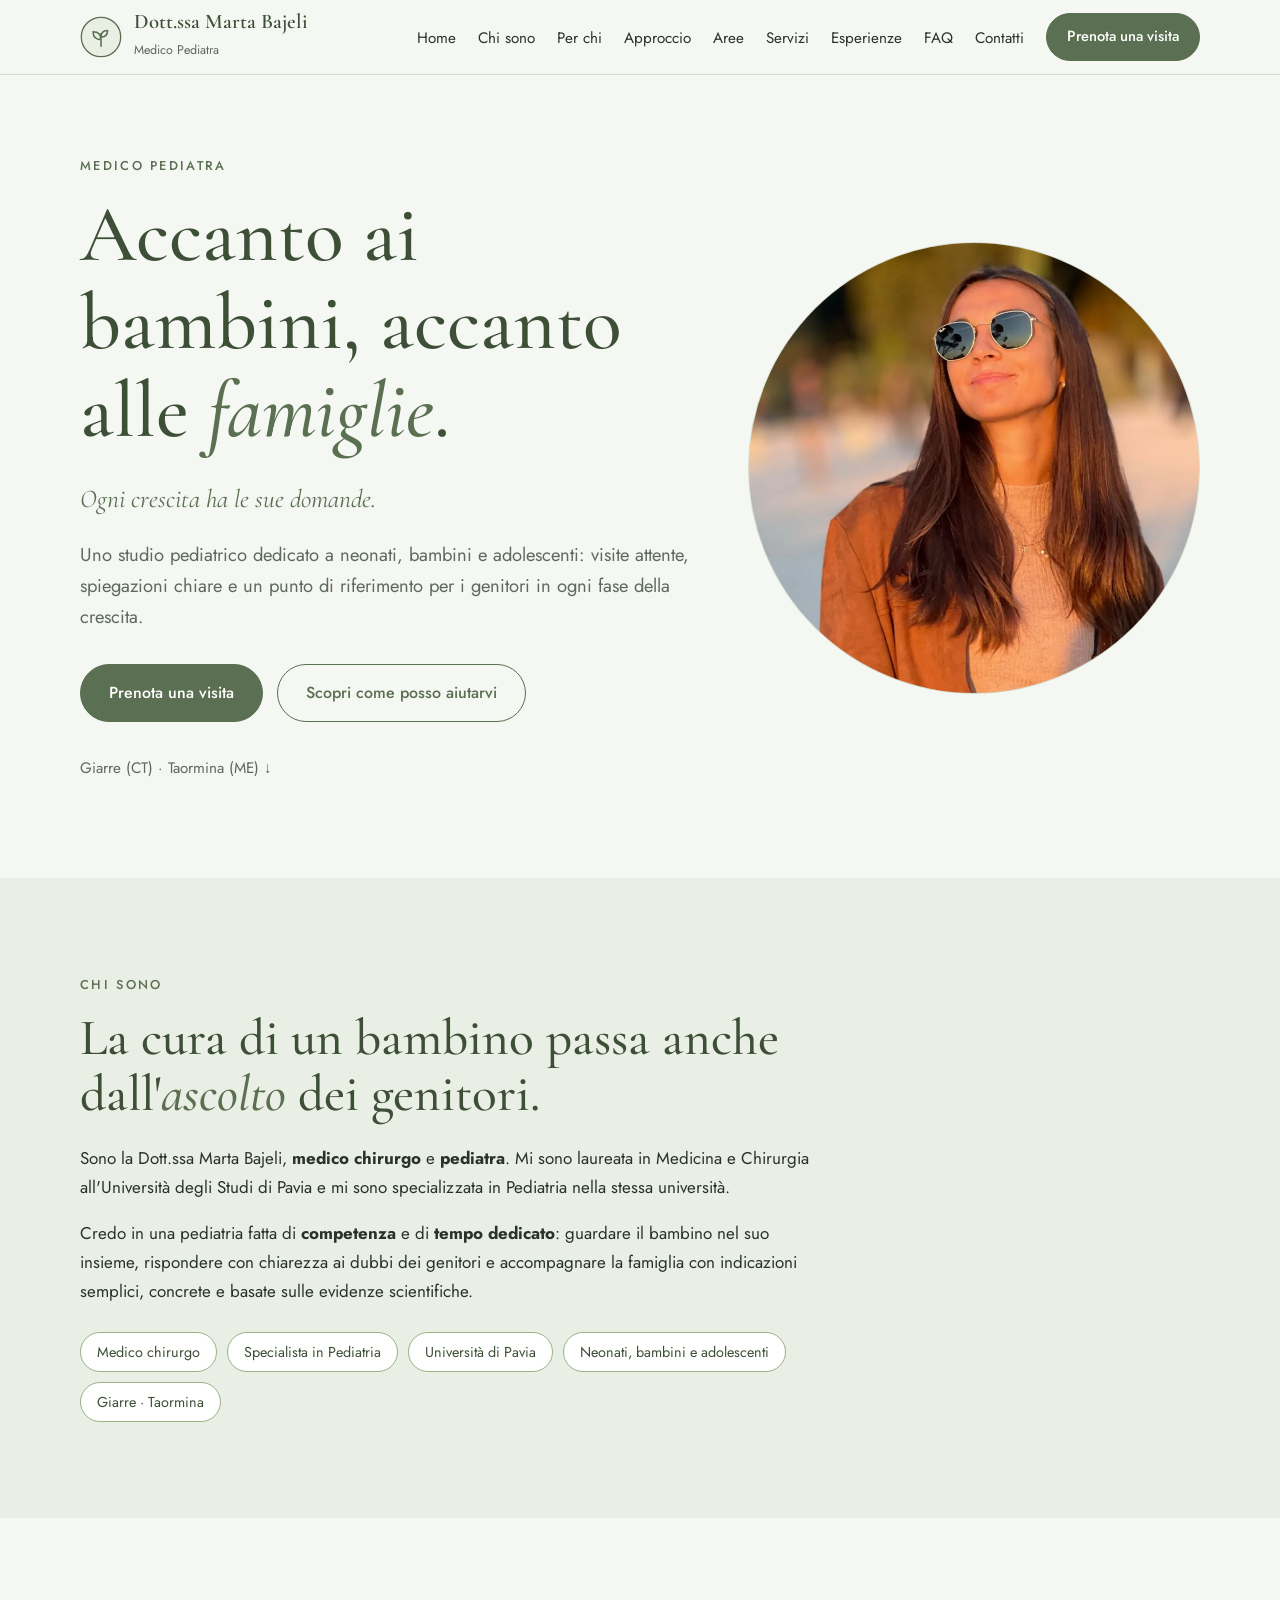
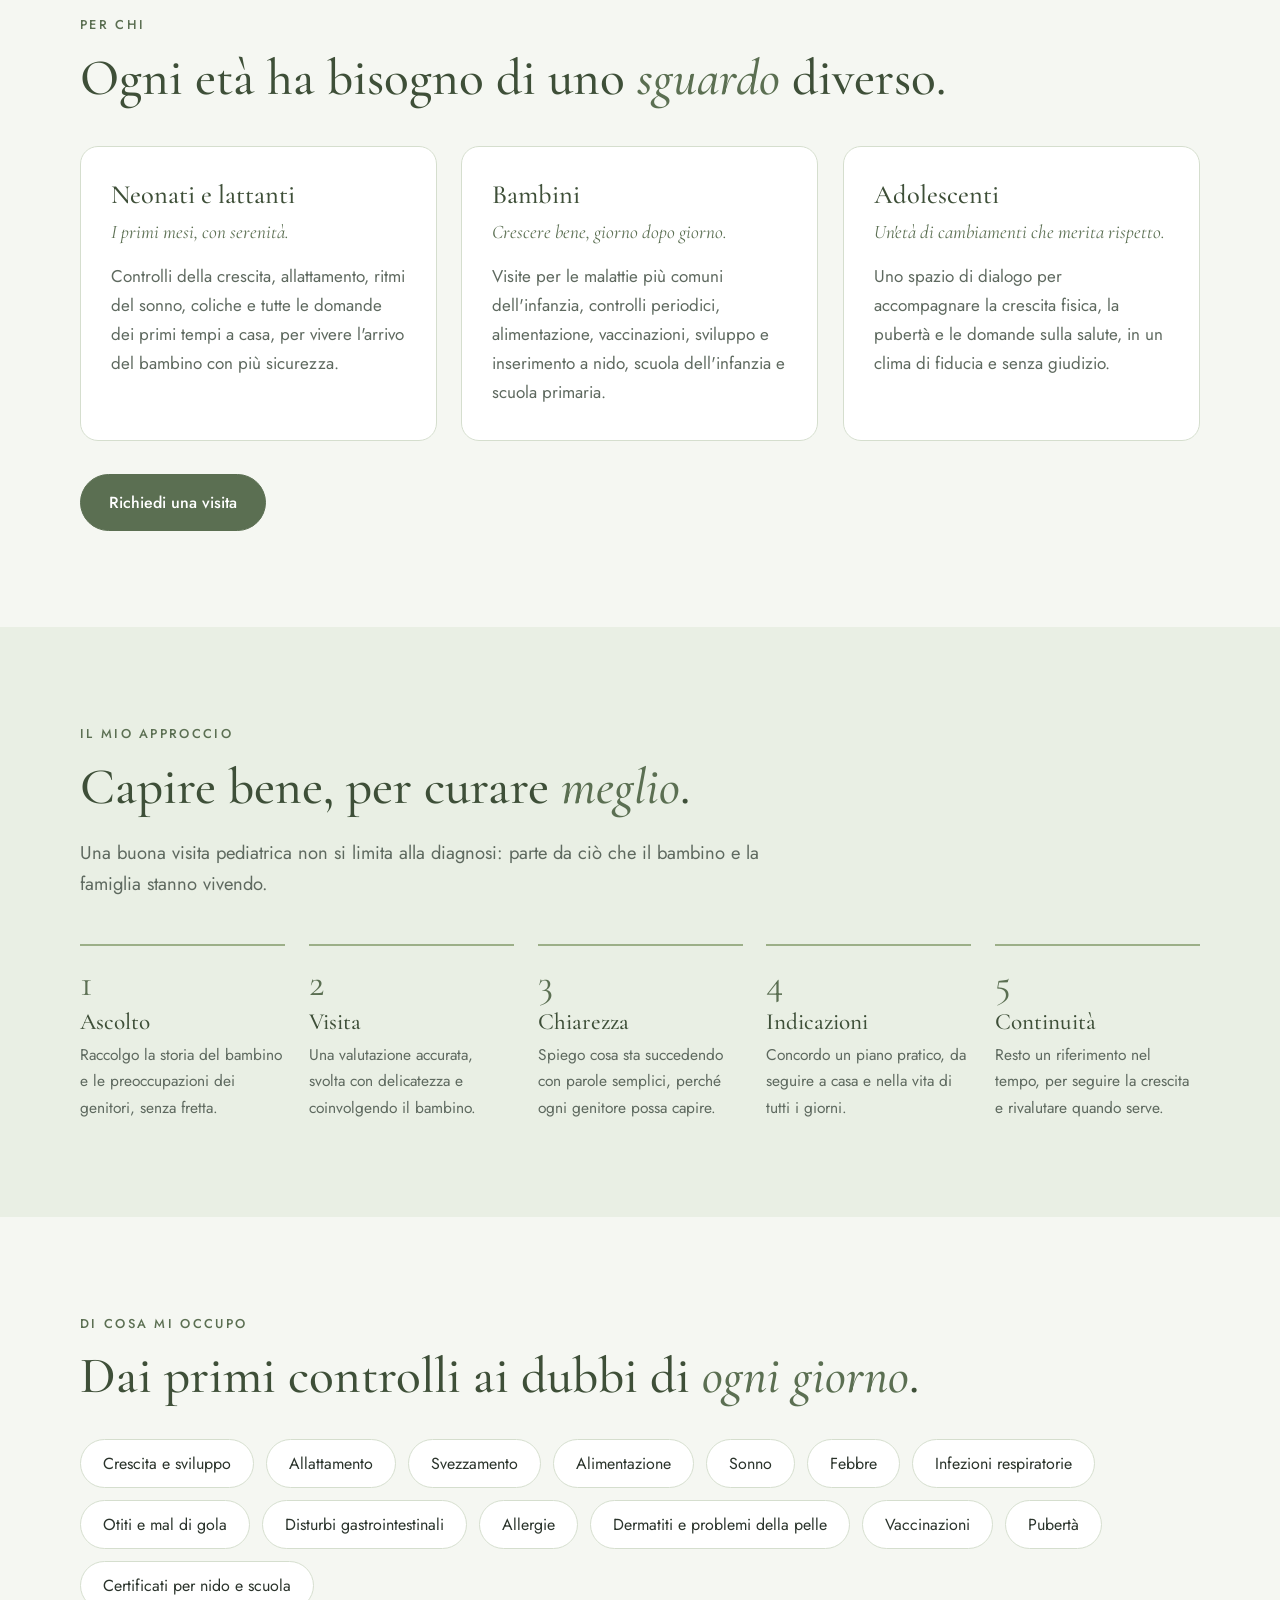
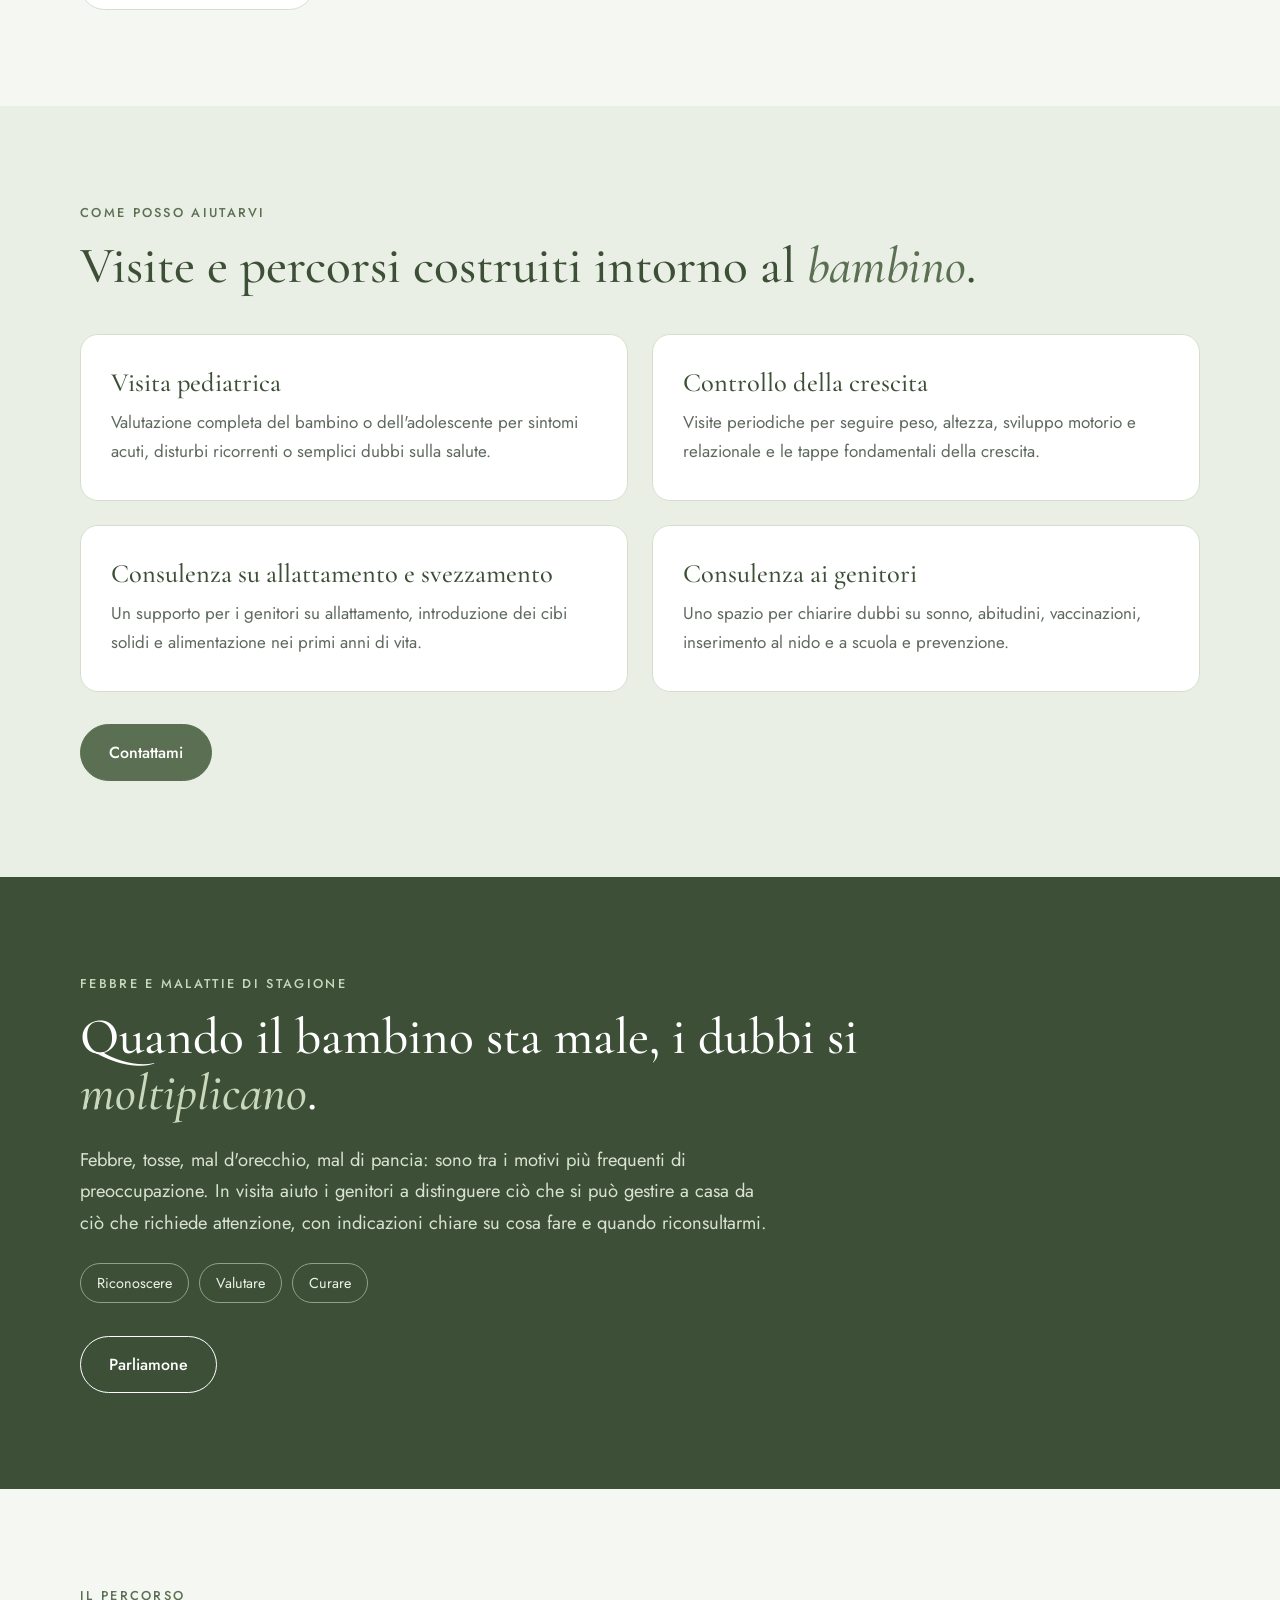
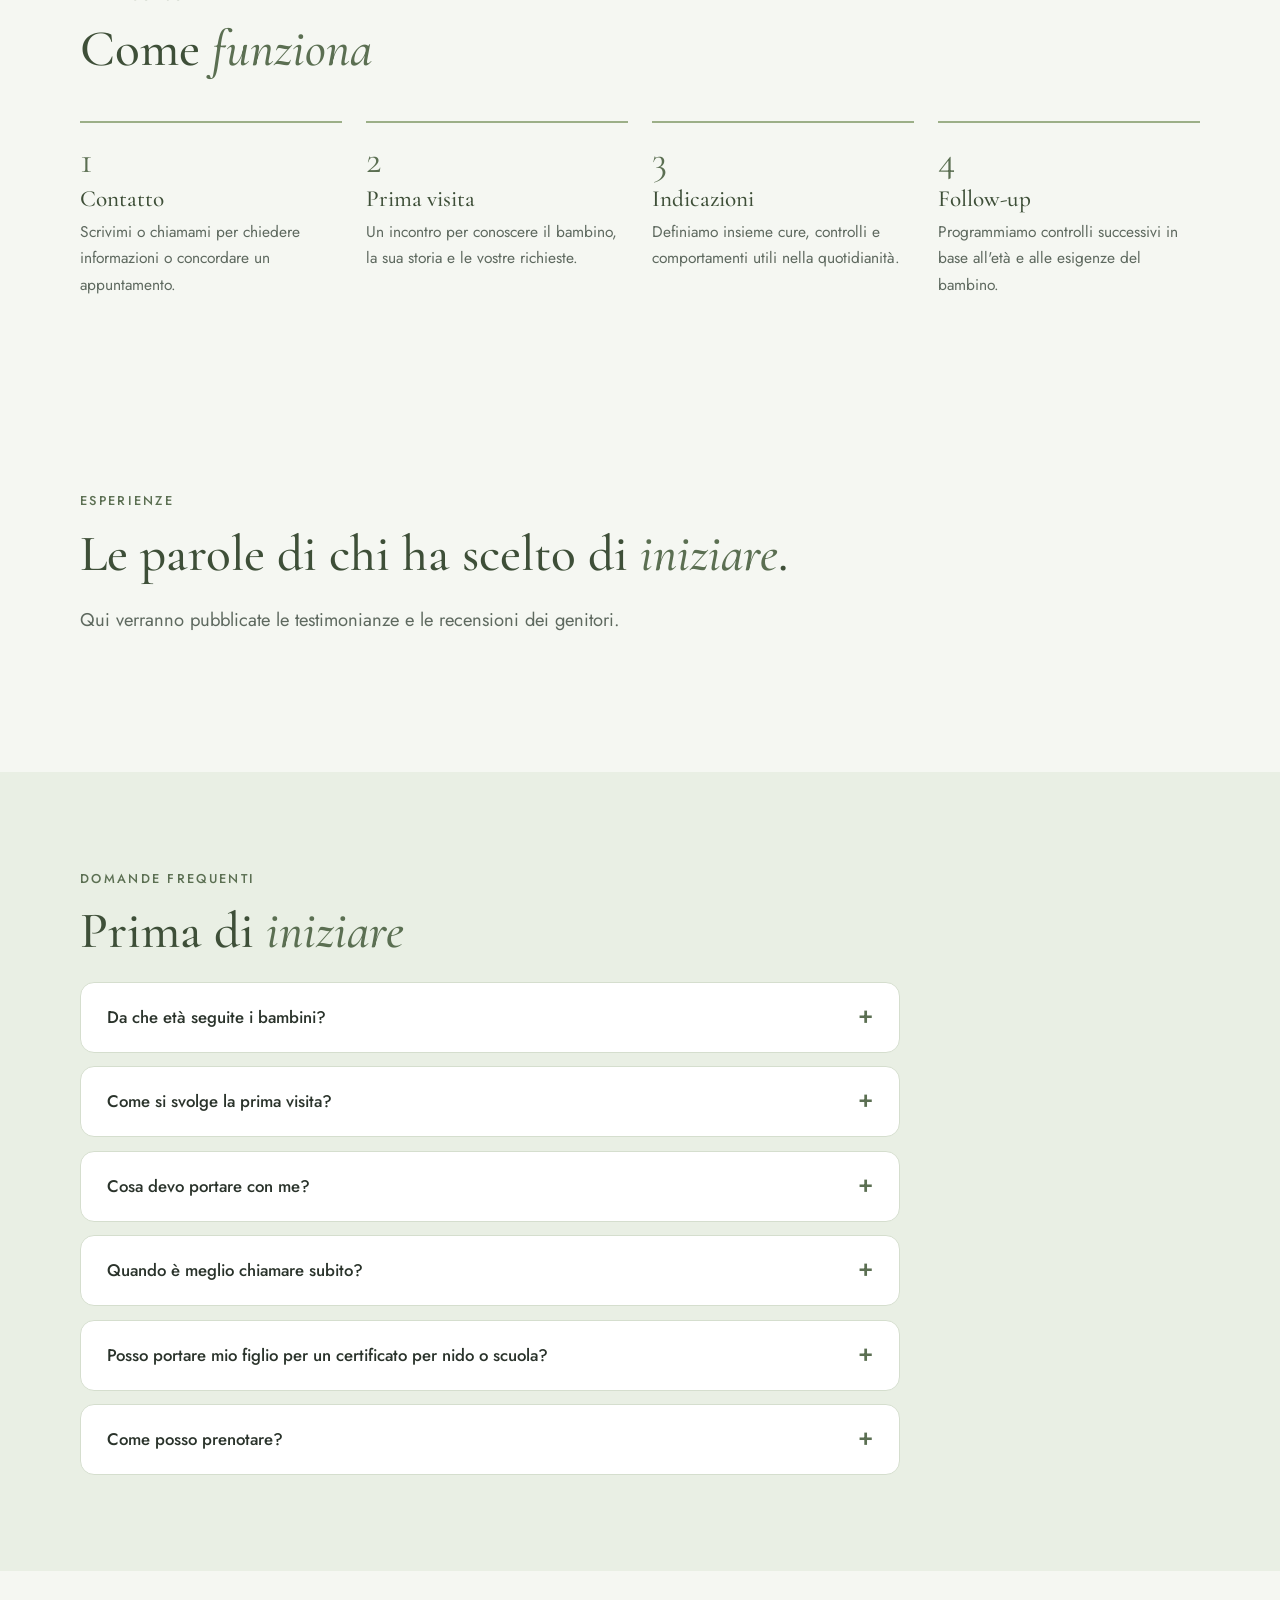
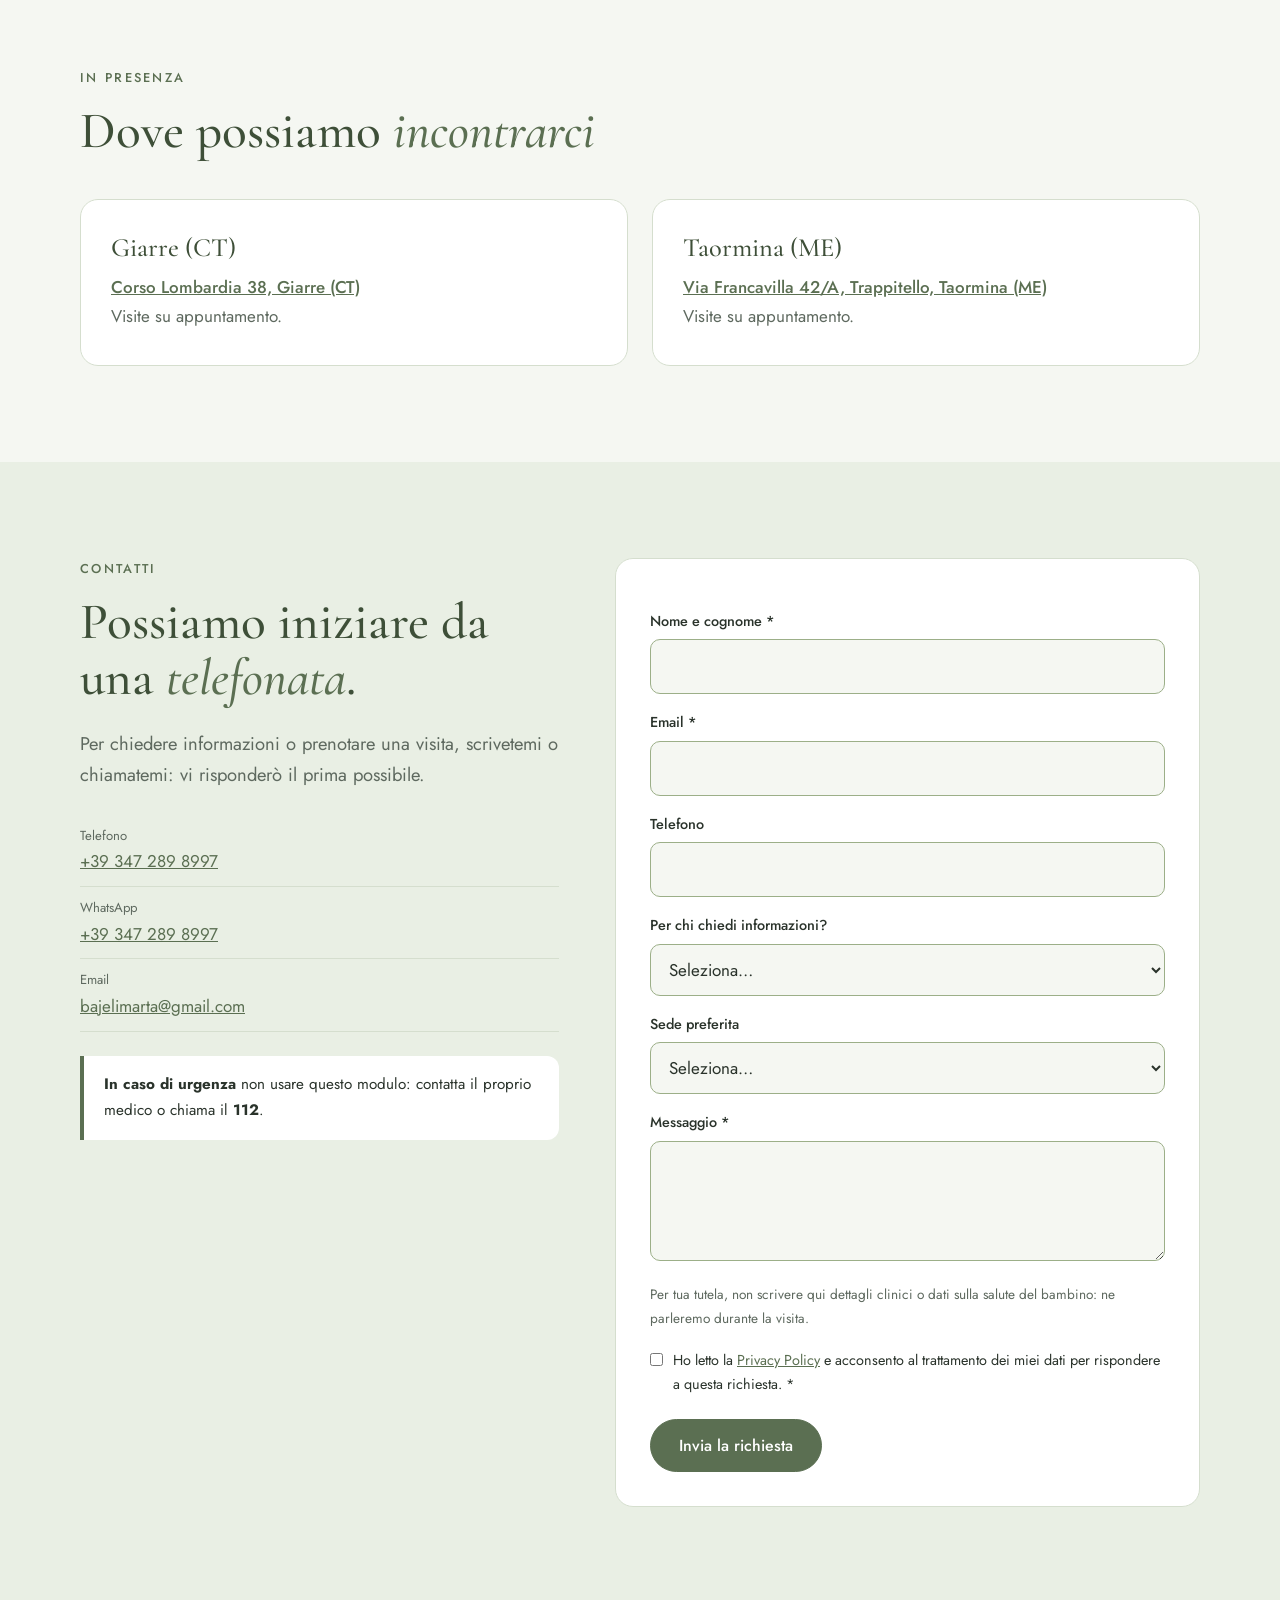
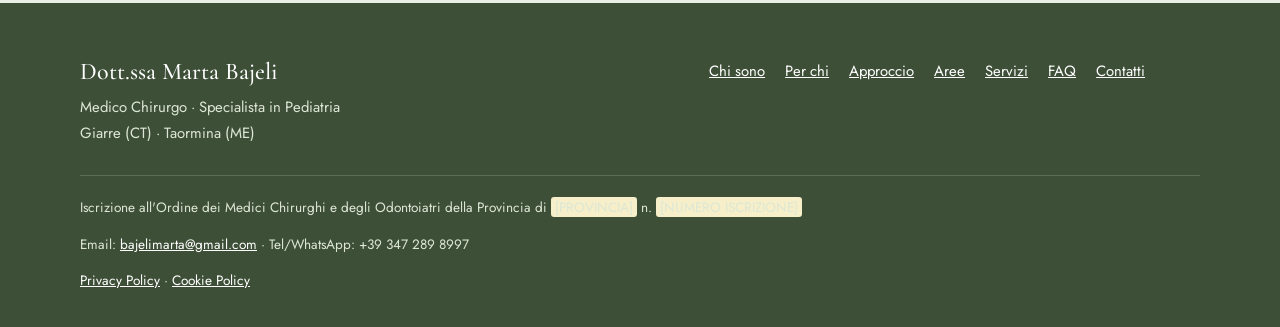
<file: index.html>
<!DOCTYPE html>
<html lang="it">
<head>
<meta charset="utf-8">
<meta name="viewport" content="width=device-width, initial-scale=1">
<title>Dott.ssa Marta Bajeli | Pediatra Giarre, Taormina</title>
<meta name="description" content="Dott.ssa Marta Bajeli, medico chirurgo e pediatra. Visite pediatriche per neonati, bambini e adolescenti a Giarre e Taormina.">
<meta property="og:title" content="Dott.ssa Marta Bajeli | Pediatra Giarre, Taormina">
<meta property="og:description" content="Visite pediatriche per neonati, bambini e adolescenti a Giarre e Taormina.">
<meta property="og:type" content="website">
<meta property="og:locale" content="it_IT">
<link rel="icon" href="images/logo.svg" type="image/svg+xml">
<script>document.documentElement.classList.add("js")</script>
<link rel="stylesheet" href="style.css">
</head>
<body>

<header>
  <div class="wrap nav">
    <a class="brand" href="#home">
      <img src="images/logo.svg" alt="Logo della Dott.ssa Marta Bajeli, Pediatra">
      <div><strong>Dott.ssa Marta Bajeli</strong><span>Medico Pediatra</span></div>
    </a>
    <button class="menu-btn" aria-expanded="false" aria-controls="site-nav">Menu</button>
    <nav id="site-nav" aria-label="Navigazione principale">
      <ul>
        <li><a href="#home">Home</a></li>
        <li><a href="#chi-sono">Chi sono</a></li>
        <li><a href="#per-chi">Per chi</a></li>
        <li><a href="#approccio">Approccio</a></li>
        <li><a href="#aree">Aree</a></li>
        <li><a href="#servizi">Servizi</a></li>
        <li><a href="#esperienze">Esperienze</a></li>
        <li><a href="#faq">FAQ</a></li>
        <li><a href="#contatti">Contatti</a></li>
        <li><a class="btn btn-primary" href="#contatti">Prenota una visita</a></li>
      </ul>
    </nav>
  </div>
</header>

<main>
<section class="hero" id="home">
  <div class="wrap hero-grid">
    <div>
      <p class="kicker">Medico Pediatra</p>
      <h1>Accanto ai bambini, accanto alle <em>famiglie</em>.</h1>
      <p class="sub">Ogni crescita ha le sue domande.</p>
      <p class="lead">Uno studio pediatrico dedicato a neonati, bambini e adolescenti: visite attente, spiegazioni chiare e un punto di riferimento per i genitori in ogni fase della crescita.</p>
      <div class="actions">
        <a class="btn btn-primary" href="#contatti">Prenota una visita</a>
        <a class="btn btn-ghost" href="#per-chi">Scopri come posso aiutarvi</a>
      </div>
      <a class="where" href="#dove">Giarre (CT) · Taormina (ME) ↓</a>
    </div>
    <div class="hero-art" style="border-radius:50%;aspect-ratio:1/1">
      <img src="images/marta.png" alt="Dott.ssa Marta Bajeli, Medico Pediatra" width="833" height="830" style="width:100%;height:100%;object-fit:cover;transform:scale(1.06) translateY(-1.5%)">
    </div>
  </div>
</section>

<section class="alt" id="chi-sono">
  <div class="wrap about-grid" style="grid-template-columns:1fr">
    <div style="max-width:46rem">
      <p class="kicker">Chi sono</p>
      <h2>La cura di un bambino passa anche dall'<em>ascolto</em> dei genitori.</h2>
      <p>Sono la Dott.ssa Marta Bajeli, <strong>medico chirurgo</strong> e <strong>pediatra</strong>. Mi sono laureata in Medicina e Chirurgia all'Università degli Studi di Pavia e mi sono specializzata in Pediatria nella stessa università.</p>
      <p>Credo in una pediatria fatta di <strong>competenza</strong> e di <strong>tempo dedicato</strong>: guardare il bambino nel suo insieme, rispondere con chiarezza ai dubbi dei genitori e accompagnare la famiglia con indicazioni semplici, concrete e basate sulle evidenze scientifiche.</p>
      <ul class="tags">
        <li>Medico chirurgo</li>
        <li>Specialista in Pediatria</li>
        <li>Università di Pavia</li>
        <li>Neonati, bambini e adolescenti</li>
        <li>Giarre · Taormina</li>
      </ul>
    </div>
  </div>
</section>

<section id="per-chi">
  <div class="wrap">
    <p class="kicker">Per chi</p>
    <h2>Ogni età ha bisogno di uno <em>sguardo</em> diverso.</h2>
    <div class="grid g3">
      <article class="card">
        <h3>Neonati e lattanti</h3>
        <p class="tagline">I primi mesi, con serenità.</p>
        <p>Controlli della crescita, allattamento, ritmi del sonno, coliche e tutte le domande dei primi tempi a casa, per vivere l'arrivo del bambino con più sicurezza.</p>
      </article>
      <article class="card">
        <h3>Bambini</h3>
        <p class="tagline">Crescere bene, giorno dopo giorno.</p>
        <p>Visite per le malattie più comuni dell'infanzia, controlli periodici, alimentazione, vaccinazioni, sviluppo e inserimento a nido, scuola dell'infanzia e scuola primaria.</p>
      </article>
      <article class="card">
        <h3>Adolescenti</h3>
        <p class="tagline">Un'età di cambiamenti che merita rispetto.</p>
        <p>Uno spazio di dialogo per accompagnare la crescita fisica, la pubertà e le domande sulla salute, in un clima di fiducia e senza giudizio.</p>
      </article>
    </div>
    <div class="actions"><a class="btn btn-primary" href="#contatti">Richiedi una visita</a></div>
  </div>
</section>

<section class="alt" id="approccio">
  <div class="wrap">
    <p class="kicker">Il mio approccio</p>
    <h2>Capire bene, per curare <em>meglio</em>.</h2>
    <p class="lead">Una buona visita pediatrica non si limita alla diagnosi: parte da ciò che il bambino e la famiglia stanno vivendo.</p>
    <ol class="steps">
      <li><h3>Ascolto</h3><p>Raccolgo la storia del bambino e le preoccupazioni dei genitori, senza fretta.</p></li>
      <li><h3>Visita</h3><p>Una valutazione accurata, svolta con delicatezza e coinvolgendo il bambino.</p></li>
      <li><h3>Chiarezza</h3><p>Spiego cosa sta succedendo con parole semplici, perché ogni genitore possa capire.</p></li>
      <li><h3>Indicazioni</h3><p>Concordo un piano pratico, da seguire a casa e nella vita di tutti i giorni.</p></li>
      <li><h3>Continuità</h3><p>Resto un riferimento nel tempo, per seguire la crescita e rivalutare quando serve.</p></li>
    </ol>
  </div>
</section>

<section id="aree">
  <div class="wrap">
    <p class="kicker">Di cosa mi occupo</p>
    <h2>Dai primi controlli ai dubbi di <em>ogni giorno</em>.</h2>
    <ul class="chips">
      <li>Crescita e sviluppo</li>
      <li>Allattamento</li>
      <li>Svezzamento</li>
      <li>Alimentazione</li>
      <li>Sonno</li>
      <li>Febbre</li>
      <li>Infezioni respiratorie</li>
      <li>Otiti e mal di gola</li>
      <li>Disturbi gastrointestinali</li>
      <li>Allergie</li>
      <li>Dermatiti e problemi della pelle</li>
      <li>Vaccinazioni</li>
      <li>Pubertà</li>
      <li>Certificati per nido e scuola</li>
    </ul>
  </div>
</section>

<section class="alt" id="servizi">
  <div class="wrap">
    <p class="kicker">Come posso aiutarvi</p>
    <h2>Visite e percorsi costruiti intorno al <em>bambino</em>.</h2>
    <div class="grid g2">
      <article class="card">
        <h3>Visita pediatrica</h3>
        <p>Valutazione completa del bambino o dell'adolescente per sintomi acuti, disturbi ricorrenti o semplici dubbi sulla salute.</p>
      </article>
      <article class="card">
        <h3>Controllo della crescita</h3>
        <p>Visite periodiche per seguire peso, altezza, sviluppo motorio e relazionale e le tappe fondamentali della crescita.</p>
      </article>
      <article class="card">
        <h3>Consulenza su allattamento e svezzamento</h3>
        <p>Un supporto per i genitori su allattamento, introduzione dei cibi solidi e alimentazione nei primi anni di vita.</p>
      </article>
      <article class="card">
        <h3>Consulenza ai genitori</h3>
        <p>Uno spazio per chiarire dubbi su sonno, abitudini, vaccinazioni, inserimento al nido e a scuola e prevenzione.</p>
      </article>
    </div>
    <div class="actions"><a class="btn btn-primary" href="#contatti">Contattami</a></div>
  </div>
</section>

<section class="spot" id="crescita">
  <div class="wrap">
    <p class="kicker" style="color:#C9D8BC">Febbre e malattie di stagione</p>
    <h2>Quando il bambino sta male, i dubbi si <em>moltiplicano</em>.</h2>
    <p class="lead">Febbre, tosse, mal d'orecchio, mal di pancia: sono tra i motivi più frequenti di preoccupazione. In visita aiuto i genitori a distinguere ciò che si può gestire a casa da ciò che richiede attenzione, con indicazioni chiare su cosa fare e quando riconsultarmi.</p>
    <ul class="tags">
      <li>Riconoscere</li>
      <li>Valutare</li>
      <li>Curare</li>
    </ul>
    <div class="actions"><a class="btn btn-ghost" href="#contatti">Parliamone</a></div>
  </div>
</section>

<section id="percorso">
  <div class="wrap">
    <p class="kicker">Il percorso</p>
    <h2>Come <em>funziona</em></h2>
    <ol class="steps">
      <li><h3>Contatto</h3><p>Scrivimi o chiamami per chiedere informazioni o concordare un appuntamento.</p></li>
      <li><h3>Prima visita</h3><p>Un incontro per conoscere il bambino, la sua storia e le vostre richieste.</p></li>
      <li><h3>Indicazioni</h3><p>Definiamo insieme cure, controlli e comportamenti utili nella quotidianità.</p></li>
      <li><h3>Follow-up</h3><p>Programmiamo controlli successivi in base all'età e alle esigenze del bambino.</p></li>
    </ol>
  </div>
</section>

<section id="esperienze">
  <div class="wrap">
    <p class="kicker">Esperienze</p>
    <h2>Le parole di chi ha scelto di <em>iniziare</em>.</h2>
    <p class="lead">Qui verranno pubblicate le testimonianze e le recensioni dei genitori.</p>
    <!-- Placeholder: aggiungere qui le recensioni, una <article class="card"> per ciascuna -->
    <div class="grid g3" id="recensioni"></div>
  </div>
</section>

<section class="alt" id="faq">
  <div class="wrap">
    <p class="kicker">Domande frequenti</p>
    <h2>Prima di <em>iniziare</em></h2>
    <div class="faq">
      <details><summary>Da che età seguite i bambini?</summary><p>Seguo bambini e ragazzi dalla nascita all'adolescenza, con visite adatte a ogni fase della crescita.</p></details>
      <details><summary>Come si svolge la prima visita?</summary><p>Inizia con un colloquio con i genitori sulla storia clinica del bambino, seguito dalla visita. Al termine ricevete indicazioni chiare su ciò che è emerso e sui passi successivi.</p></details>
      <details><summary>Cosa devo portare con me?</summary><p>Il libretto pediatrico o il libretto vaccinale, la tessera sanitaria, eventuali esami o referti già eseguiti e l'elenco di farmaci o integratori in uso.</p></details>
      <details><summary>Quando è meglio chiamare subito?</summary><p>Se il bambino ha una febbre alta in un lattante molto piccolo, difficoltà a respirare, è insolitamente sonnolento o peggiora rapidamente, non aspettate la visita: contattate il medico o chiamate il 112.</p></details>
      <details><summary>Posso portare mio figlio per un certificato per nido o scuola?</summary><p>Sì, previa valutazione del bambino. Contattatemi per concordare un appuntamento.</p></details>
      <details><summary>Come posso prenotare?</summary><p>Potete telefonare, scrivere su WhatsApp o inviare una email dal modulo qui sotto: vi risponderò il prima possibile.</p></details>
    </div>
  </div>
</section>

<section id="dove">
  <div class="wrap">
    <p class="kicker">In presenza</p>
    <h2>Dove possiamo <em>incontrarci</em></h2>
    <div class="grid g2">
      <article class="card place">
        <h3>Giarre (CT)</h3>
        <p><a href="https://www.google.com/maps/search/?api=1&amp;query=Corso%20Lombardia%2038%2C%2095014%20Giarre%20CT">Corso Lombardia 38, Giarre (CT)</a><br>Visite su appuntamento.</p>
      </article>
      <article class="card place">
        <h3>Taormina (ME)</h3>
        <p><a href="https://www.google.com/maps/search/?api=1&amp;query=Via%20Francavilla%2042%2FA%2C%2098039%20Taormina%20ME">Via Francavilla 42/A, Trappitello, Taormina (ME)</a><br>Visite su appuntamento.</p>
      </article>
    </div>
  </div>
</section>

<section class="alt" id="contatti">
  <div class="wrap contact-grid">
    <div>
      <p class="kicker">Contatti</p>
      <h2>Possiamo iniziare da una <em>telefonata</em>.</h2>
      <p class="lead">Per chiedere informazioni o prenotare una visita, scrivetemi o chiamatemi: vi risponderò il prima possibile.</p>
      <ul class="contact-list">
        <li><span>Telefono</span><a href="tel:+393472898997">+39 347 289 8997</a></li>
        <li><span>WhatsApp</span><a href="https://wa.me/393472898997">+39 347 289 8997</a></li>
        <li><span>Email</span><a href="mailto:bajelimarta@gmail.com">bajelimarta@gmail.com</a></li>
      </ul>
      <p class="urgent"><strong>In caso di urgenza</strong> non usare questo modulo: contatta il proprio medico o chiama il <strong>112</strong>.</p>
    </div>
    <form id="contact-form">
      <label for="nome">Nome e cognome *</label>
      <input id="nome" name="nome" required autocomplete="name">
      <label for="email">Email *</label>
      <input id="email" name="email" type="email" required autocomplete="email">
      <label for="telefono">Telefono</label>
      <input id="telefono" name="telefono" type="tel" autocomplete="tel">
      <label for="per">Per chi chiedi informazioni?</label>
      <select id="per" name="per">
        <option value="">Seleziona…</option>
        <option>Neonato / lattante</option>
        <option>Bambino/a</option>
        <option>Adolescente</option>
        <option>Consulenza per i genitori</option>
        <option>Altro</option>
      </select>
      <label for="sede">Sede preferita</label>
      <select id="sede" name="sede">
        <option value="">Seleziona…</option>
        <option>Giarre</option>
        <option>Taormina</option>
      </select>
      <label for="messaggio">Messaggio *</label>
      <textarea id="messaggio" name="messaggio" required></textarea>
      <p class="note">Per tua tutela, non scrivere qui dettagli clinici o dati sulla salute del bambino: ne parleremo durante la visita.</p>
      <div class="consent">
        <input id="privacy" type="checkbox" required>
        <label for="privacy">Ho letto la <a href="privacy.html">Privacy Policy</a> e acconsento al trattamento dei miei dati per rispondere a questa richiesta. *</label>
      </div>
      <button class="btn btn-primary" type="submit">Invia la richiesta</button>
    </form>
  </div>
</section>
</main>

<footer>
  <div class="wrap">
    <div class="foot">
      <div>
        <h3>Dott.ssa Marta Bajeli</h3>
        <p>Medico Chirurgo · Specialista in Pediatria<br>Giarre (CT) · Taormina (ME)</p>
      </div>
      <div>
        <ul>
          <li><a href="#chi-sono">Chi sono</a></li>
          <li><a href="#per-chi">Per chi</a></li>
          <li><a href="#approccio">Approccio</a></li>
          <li><a href="#aree">Aree</a></li>
          <li><a href="#servizi">Servizi</a></li>
          <li><a href="#faq">FAQ</a></li>
          <li><a href="#contatti">Contatti</a></li>
        </ul>
      </div>
    </div>
    <div class="legal">
      <p>Iscrizione all'Ordine dei Medici Chirurghi e degli Odontoiatri della Provincia di <span class="todo">[PROVINCIA]</span> n. <span class="todo">[NUMERO ISCRIZIONE]</span></p>
      <p>Email: <a href="mailto:bajelimarta@gmail.com">bajelimarta@gmail.com</a> · Tel/WhatsApp: +39 347 289 8997</p>
      <p><a href="privacy.html">Privacy Policy</a> · <a href="cookie.html">Cookie Policy</a></p>
    </div>
  </div>
</footer>
<script src="main.js"></script>
</body>
</html>
</file>
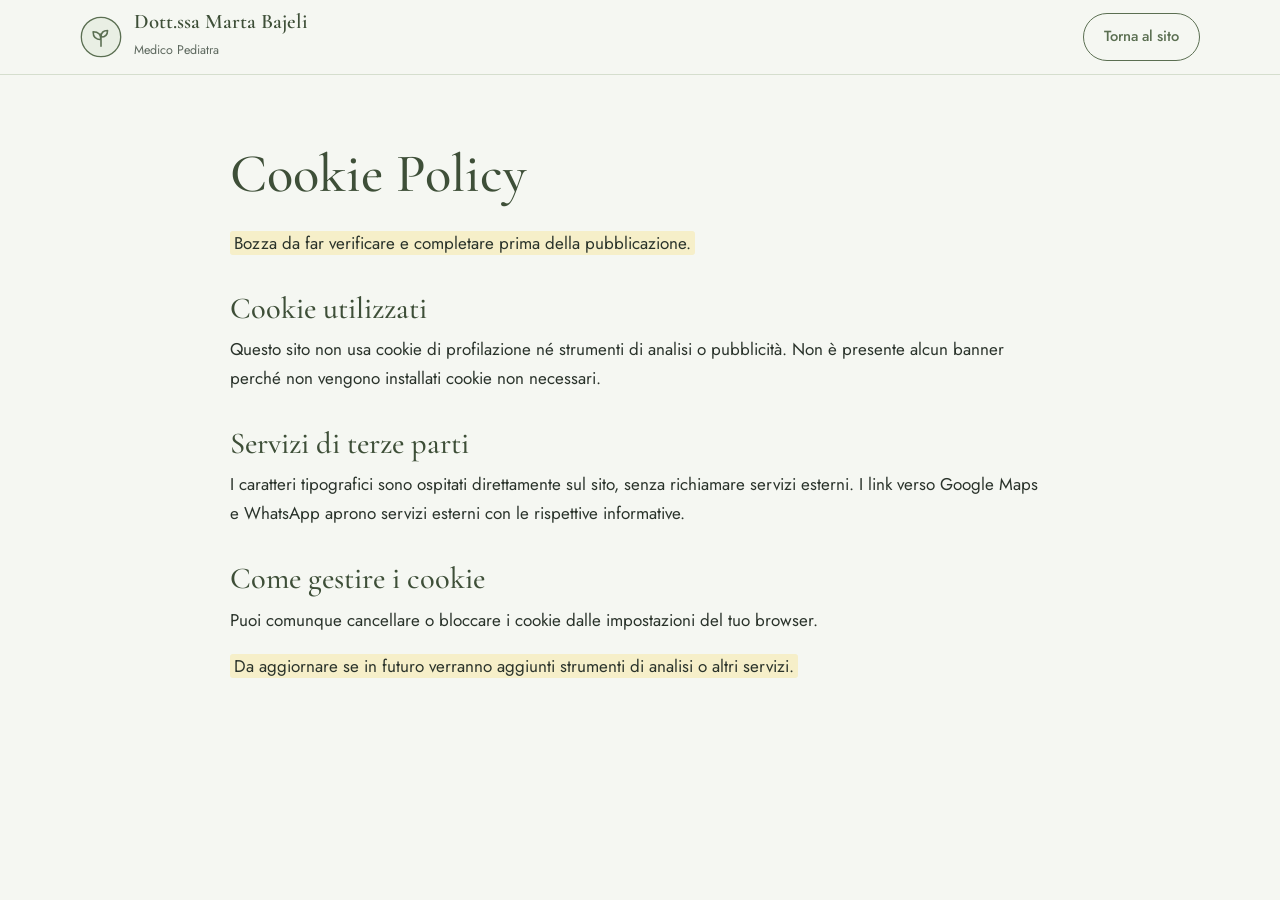
<file: cookie.html>
<!DOCTYPE html>
<html lang="it">
<head>
<meta charset="utf-8">
<meta name="viewport" content="width=device-width, initial-scale=1">
<title>Cookie Policy | Dott.ssa Marta Bajeli</title>
<meta name="robots" content="noindex">
<link rel="icon" href="images/logo.svg" type="image/svg+xml">
<link rel="stylesheet" href="style.css">
</head>
<body>
<header><div class="wrap nav"><a class="brand" href="index.html"><img src="images/logo.svg" alt=""><div><strong>Dott.ssa Marta Bajeli</strong><span>Medico Pediatra</span></div></a><a class="btn btn-ghost" href="index.html">Torna al sito</a></div></header>
<main class="doc"><div class="wrap" style="max-width:820px">
<h1>Cookie Policy</h1>
<p><span class="todo">Bozza da far verificare e completare prima della pubblicazione.</span></p>
<h2>Cookie utilizzati</h2>
<p>Questo sito non usa cookie di profilazione né strumenti di analisi o pubblicità. Non è presente alcun banner perché non vengono installati cookie non necessari.</p>
<h2>Servizi di terze parti</h2>
<p>I caratteri tipografici sono ospitati direttamente sul sito, senza richiamare servizi esterni. I link verso Google Maps e WhatsApp aprono servizi esterni con le rispettive informative.</p>
<h2>Come gestire i cookie</h2>
<p>Puoi comunque cancellare o bloccare i cookie dalle impostazioni del tuo browser.</p>
<p><span class="todo">Da aggiornare se in futuro verranno aggiunti strumenti di analisi o altri servizi.</span></p>
</div></main></body></html>
</file>
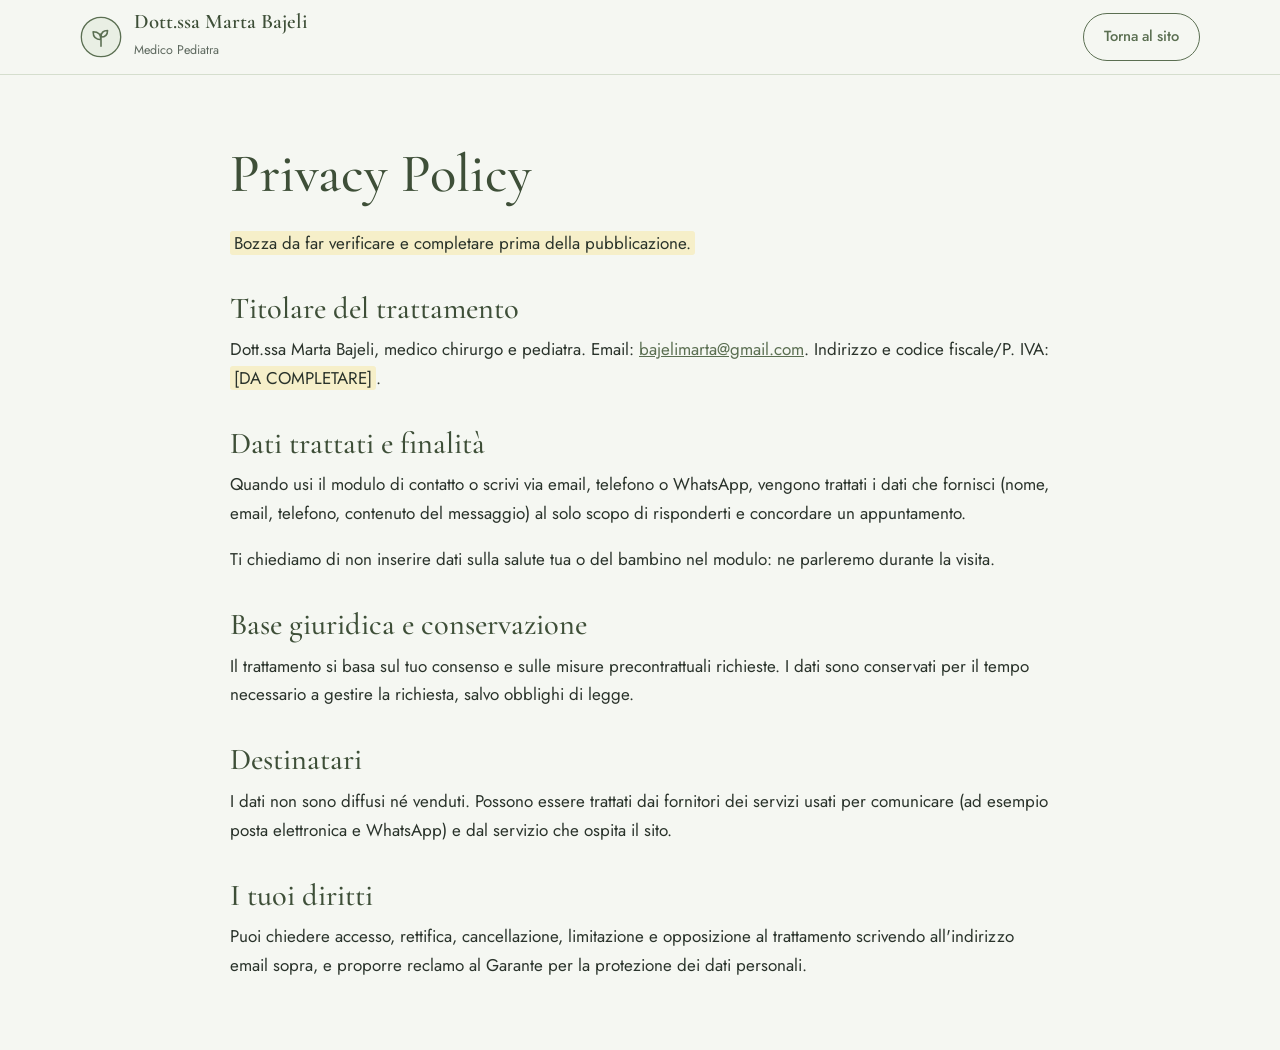
<file: privacy.html>
<!DOCTYPE html>
<html lang="it">
<head>
<meta charset="utf-8">
<meta name="viewport" content="width=device-width, initial-scale=1">
<title>Privacy Policy | Dott.ssa Marta Bajeli</title>
<meta name="robots" content="noindex">
<link rel="icon" href="images/logo.svg" type="image/svg+xml">
<link rel="stylesheet" href="style.css">
</head>
<body>
<header><div class="wrap nav"><a class="brand" href="index.html"><img src="images/logo.svg" alt=""><div><strong>Dott.ssa Marta Bajeli</strong><span>Medico Pediatra</span></div></a><a class="btn btn-ghost" href="index.html">Torna al sito</a></div></header>
<main class="doc"><div class="wrap" style="max-width:820px">
<h1>Privacy Policy</h1>
<p><span class="todo">Bozza da far verificare e completare prima della pubblicazione.</span></p>
<h2>Titolare del trattamento</h2>
<p>Dott.ssa Marta Bajeli, medico chirurgo e pediatra. Email: <a href="mailto:bajelimarta@gmail.com">bajelimarta@gmail.com</a>. Indirizzo e codice fiscale/P. IVA: <span class="todo">[DA COMPLETARE]</span>.</p>
<h2>Dati trattati e finalità</h2>
<p>Quando usi il modulo di contatto o scrivi via email, telefono o WhatsApp, vengono trattati i dati che fornisci (nome, email, telefono, contenuto del messaggio) al solo scopo di risponderti e concordare un appuntamento.</p>
<p>Ti chiediamo di non inserire dati sulla salute tua o del bambino nel modulo: ne parleremo durante la visita.</p>
<h2>Base giuridica e conservazione</h2>
<p>Il trattamento si basa sul tuo consenso e sulle misure precontrattuali richieste. I dati sono conservati per il tempo necessario a gestire la richiesta, salvo obblighi di legge.</p>
<h2>Destinatari</h2>
<p>I dati non sono diffusi né venduti. Possono essere trattati dai fornitori dei servizi usati per comunicare (ad esempio posta elettronica e WhatsApp) e dal servizio che ospita il sito.</p>
<h2>I tuoi diritti</h2>
<p>Puoi chiedere accesso, rettifica, cancellazione, limitazione e opposizione al trattamento scrivendo all'indirizzo email sopra, e proporre reclamo al Garante per la protezione dei dati personali.</p>
</div></main></body></html>
</file>
<file: style.css>
@font-face{font-family:"Cormorant Garamond";src:url("fonts/cormorant.ttf") format("truetype");font-weight:300 700;font-style:normal;font-display:swap}
@font-face{font-family:"Cormorant Garamond";src:url("fonts/cormorant-italic.ttf") format("truetype");font-weight:300 700;font-style:italic;font-display:swap}
@font-face{font-family:"Jost";src:url("fonts/jost.ttf") format("truetype");font-weight:100 900;font-style:normal;font-display:swap}
:root{
  --bg:#F5F7F2; --bg-alt:#E9EFE4; --card:#FFFFFF;
  --sage:#9CAF88; --sage-deep:#5B6F52; --sage-dark:#3E4F38;
  --ink:#2A332B; --muted:#5E695F; --line:#D5DECE;
  --font-display:"Cormorant Garamond",Georgia,serif;
  --font-body:"Jost","Helvetica Neue",Arial,sans-serif;
  --radius:18px; --max:1120px;
}
*{box-sizing:border-box;margin:0;padding:0}
html{scroll-behavior:smooth;scroll-padding-top:84px}
body{font-family:var(--font-body);color:var(--ink);background:var(--bg);line-height:1.7;font-size:17px;-webkit-font-smoothing:antialiased}
img{max-width:100%;display:block}
a{color:var(--sage-deep)}
:focus-visible{outline:3px solid var(--sage-deep);outline-offset:3px;border-radius:4px}
.wrap{width:min(var(--max),92%);margin:0 auto}
section{padding:96px 0}
.alt{background:var(--bg-alt)}
.kicker{font-size:.8rem;letter-spacing:.18em;text-transform:uppercase;color:var(--sage-deep);font-weight:500;margin-bottom:14px}
h1,h2,h3{font-family:var(--font-display);font-weight:500;line-height:1.1;color:var(--sage-dark)}
h1{font-size:clamp(2.8rem,6.5vw,5rem)}
h2{font-size:clamp(2.1rem,4.4vw,3.2rem);margin-bottom:22px;max-width:18em}
h3{font-size:1.65rem;margin-bottom:10px}
em{font-style:italic;color:var(--sage-deep)}
p+p{margin-top:1em}
.lead{font-size:1.15rem;color:var(--muted);max-width:38em}

header{position:sticky;top:0;z-index:50;background:rgba(245,247,242,.94);backdrop-filter:blur(8px);border-bottom:1px solid var(--line)}
.nav{display:flex;align-items:center;justify-content:space-between;height:74px}
.brand{display:flex;align-items:center;gap:12px;text-decoration:none;color:var(--sage-dark)}
.brand img{width:42px;height:42px}
.brand strong{display:block;font-family:var(--font-display);font-size:1.3rem;font-weight:600;line-height:1.1}
.brand span{font-size:.78rem;color:var(--muted)}
nav ul{display:flex;gap:22px;list-style:none;align-items:center}
nav a{text-decoration:none;color:var(--ink);font-size:.95rem}
nav a:hover{color:var(--sage-deep)}
nav a.btn{color:#fff}
.menu-btn{display:none;background:none;border:1px solid var(--sage-deep);color:var(--sage-deep);border-radius:999px;padding:8px 18px;font:inherit;cursor:pointer}

.btn{display:inline-block;padding:14px 28px;border-radius:999px;text-decoration:none;font-weight:500;border:1.5px solid var(--sage-deep);transition:background .2s,color .2s;cursor:pointer;font-family:var(--font-body);font-size:1rem}
.btn-primary{background:var(--sage-deep);color:#fff}
.btn-primary:hover{background:var(--sage-dark)}
.btn-ghost{background:transparent;color:var(--sage-deep)}
.btn-ghost:hover{background:var(--sage-deep);color:#fff}
.nav .btn{padding:10px 20px;font-size:.92rem}
.actions{display:flex;flex-wrap:wrap;gap:14px;margin-top:32px}

.hero{padding:80px 0 96px}
.hero-grid{display:grid;grid-template-columns:1.15fr .85fr;gap:56px;align-items:center}
.hero h1{margin:8px 0 22px}
.hero .sub{font-family:var(--font-display);font-size:1.6rem;font-style:italic;color:var(--sage-deep);margin-bottom:16px}
.where{display:inline-block;margin-top:34px;color:var(--muted);text-decoration:none;font-size:.95rem}
.hero-art{border-radius:240px 240px var(--radius) var(--radius);overflow:hidden;background:var(--bg-alt);border:1px solid var(--line)}

.about-grid{display:grid;grid-template-columns:.8fr 1.2fr;gap:64px;align-items:center}
.about-grid img{border-radius:var(--radius);border:1px solid var(--line)}
.tags{display:flex;flex-wrap:wrap;gap:10px;list-style:none;margin-top:26px}
.tags li{padding:7px 16px;border:1px solid var(--sage);border-radius:999px;font-size:.9rem;color:var(--sage-dark);background:var(--card)}

.grid{display:grid;gap:24px;margin-top:40px}
.g3{grid-template-columns:repeat(3,1fr)}
.g2{grid-template-columns:repeat(2,1fr)}
.card{background:var(--card);border:1px solid var(--line);border-radius:var(--radius);padding:34px 30px}
.card p{color:var(--muted)}
.card .tagline{font-family:var(--font-display);font-style:italic;font-size:1.2rem;color:var(--sage-deep);margin-bottom:12px;line-height:1.3}

.steps{list-style:none;counter-reset:s;display:grid;grid-template-columns:repeat(auto-fit,minmax(190px,1fr));gap:24px;margin-top:44px}
.steps li{counter-increment:s;border-top:2px solid var(--sage);padding-top:18px}
.steps li::before{content:counter(s);font-family:var(--font-display);font-size:2.4rem;color:var(--sage-deep);display:block;line-height:1}
.steps h3{font-size:1.45rem;margin:8px 0 6px}
.steps p{color:var(--muted);font-size:.97rem}

.chips{display:flex;flex-wrap:wrap;gap:12px;list-style:none;margin-top:34px}
.chips li{background:var(--card);border:1px solid var(--line);border-radius:999px;padding:10px 22px;font-size:1rem}

.spot{background:var(--sage-dark);color:#EEF3EA}
.spot h2,.spot h3{color:#fff}
.spot em{color:#C9D8BC}
.spot .lead{color:#D8E2D0}
.spot .tags li{background:transparent;border-color:#8FA283;color:#EEF3EA}
.spot .btn-ghost{color:#fff;border-color:#fff}
.spot .btn-ghost:hover{background:#fff;color:var(--sage-dark)}

details{background:var(--card);border:1px solid var(--line);border-radius:14px;padding:20px 26px;margin-top:14px}
summary{cursor:pointer;font-weight:500;font-size:1.05rem;list-style:none;display:flex;justify-content:space-between;gap:16px}
summary::-webkit-details-marker{display:none}
summary::after{content:"+";color:var(--sage-deep);font-size:1.5rem;line-height:1}
details[open] summary::after{content:"–"}
details p{margin-top:12px;color:var(--muted)}
.faq{max-width:820px}

.place a{font-weight:500}

.contact-grid{display:grid;grid-template-columns:.9fr 1.1fr;gap:56px;align-items:start}
.contact-list{list-style:none;margin-top:24px}
.contact-list li{padding:10px 0;border-bottom:1px solid var(--line)}
.contact-list span{display:block;font-size:.82rem;color:var(--muted)}
.urgent{margin-top:24px;padding:16px 20px;border-left:4px solid var(--sage-deep);background:var(--card);border-radius:0 12px 12px 0;font-size:.95rem}
form{background:var(--card);border:1px solid var(--line);border-radius:var(--radius);padding:34px}
label{display:block;font-size:.9rem;font-weight:500;margin:16px 0 6px}
input,select,textarea{width:100%;padding:12px 14px;border:1px solid var(--sage);border-radius:10px;font:inherit;background:var(--bg);color:var(--ink)}
textarea{min-height:120px;resize:vertical}
.note{font-size:.85rem;color:var(--muted);margin-top:14px}
.consent{display:flex;gap:10px;align-items:flex-start;margin-top:18px;font-size:.88rem}
.consent input{width:auto;margin-top:5px}
.consent label{margin:0;font-weight:400}
form .btn{margin-top:22px}

footer{background:var(--sage-dark);color:#DDE7D5;padding:56px 0 34px;font-size:.93rem}
footer a{color:#fff}
.foot{display:grid;grid-template-columns:1.2fr 1fr;gap:40px}
footer h3{color:#fff;font-size:1.5rem}
.foot ul{list-style:none;display:flex;flex-wrap:wrap;gap:8px 20px;margin-bottom:16px}
.legal{margin-top:30px;padding-top:20px;border-top:1px solid #5A6C52;font-size:.85rem}

.doc{padding:70px 0}
.doc h1{font-size:clamp(2.2rem,5vw,3.4rem);margin-bottom:24px}
.doc h2{font-size:1.9rem;margin:34px 0 10px}
.doc ul{margin:10px 0 0 22px}
.todo{background:#F6EFC9;padding:0 4px;border-radius:3px}

@media(max-width:900px){
  section{padding:70px 0}
  .hero-grid,.about-grid,.contact-grid,.foot{grid-template-columns:1fr}
  .g3,.g2{grid-template-columns:1fr}
  .hero-art{max-width:340px}
  .menu-btn{display:block}
  nav{position:absolute;top:74px;left:0;right:0;background:var(--bg);border-bottom:1px solid var(--line);display:none;padding:18px 4%}
  nav.open{display:block}
  nav ul{flex-direction:column;align-items:flex-start;gap:14px}
}
@media(prefers-reduced-motion:reduce){html{scroll-behavior:auto}*{transition:none!important}}

/* ---------- Animazioni allo scorrimento ---------- */
.js .reveal{opacity:0;transform:translateY(26px);transition:opacity .9s cubic-bezier(.2,.6,.2,1),transform .9s cubic-bezier(.2,.6,.2,1);transition-delay:var(--d,0s);will-change:opacity,transform}
.js .reveal.in{opacity:1;transform:none}
header{transition:box-shadow .3s ease}
header.scrolled{box-shadow:0 8px 24px -16px rgba(62,79,56,.45)}
.card{transition:transform .35s ease,box-shadow .35s ease}
.card:hover{transform:translateY(-5px);box-shadow:0 16px 32px -20px rgba(62,79,56,.45)}
.btn{transition:background .2s,color .2s,transform .2s}
.btn:hover{transform:translateY(-2px)}
.chips li{transition:background .25s,transform .25s}
.chips li:hover{background:var(--bg-alt);transform:translateY(-2px)}
@media(prefers-reduced-motion:reduce){.js .reveal{opacity:1;transform:none}.card:hover,.btn:hover,.chips li:hover{transform:none}}
</file>
